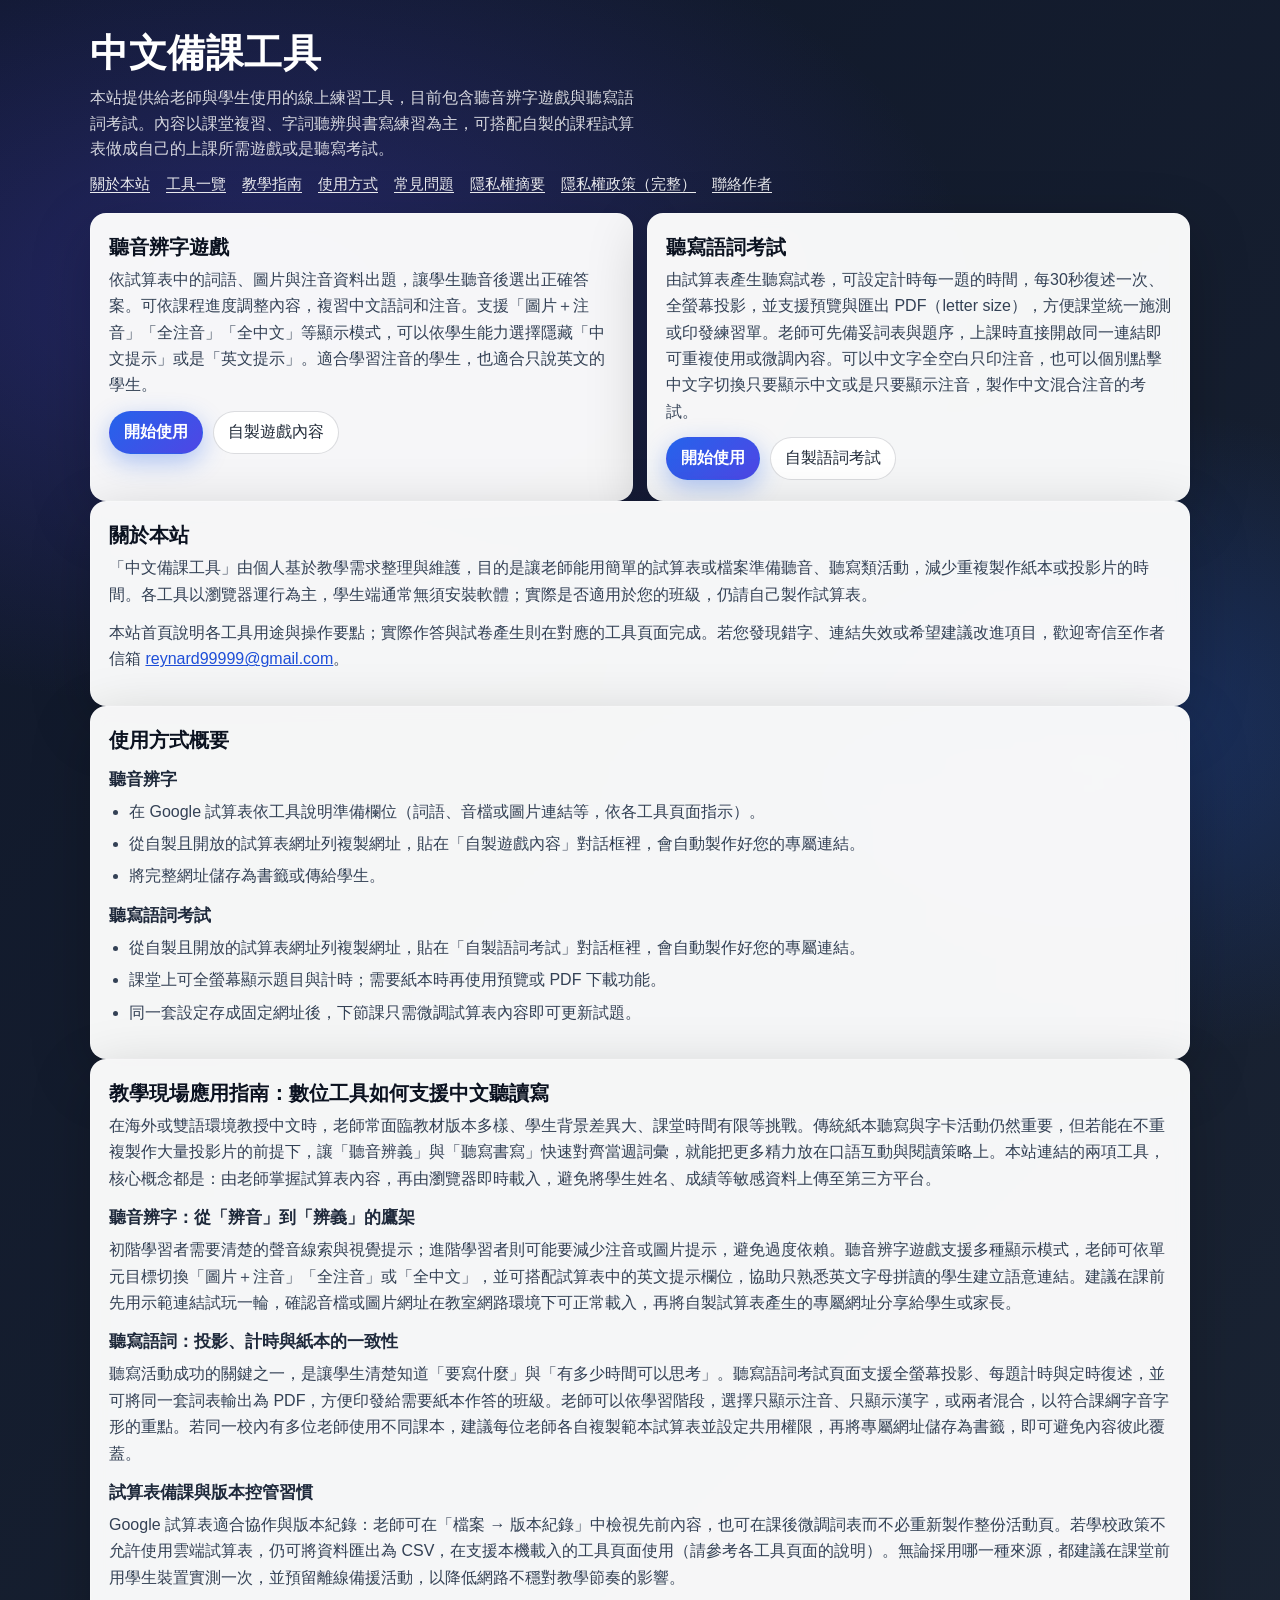
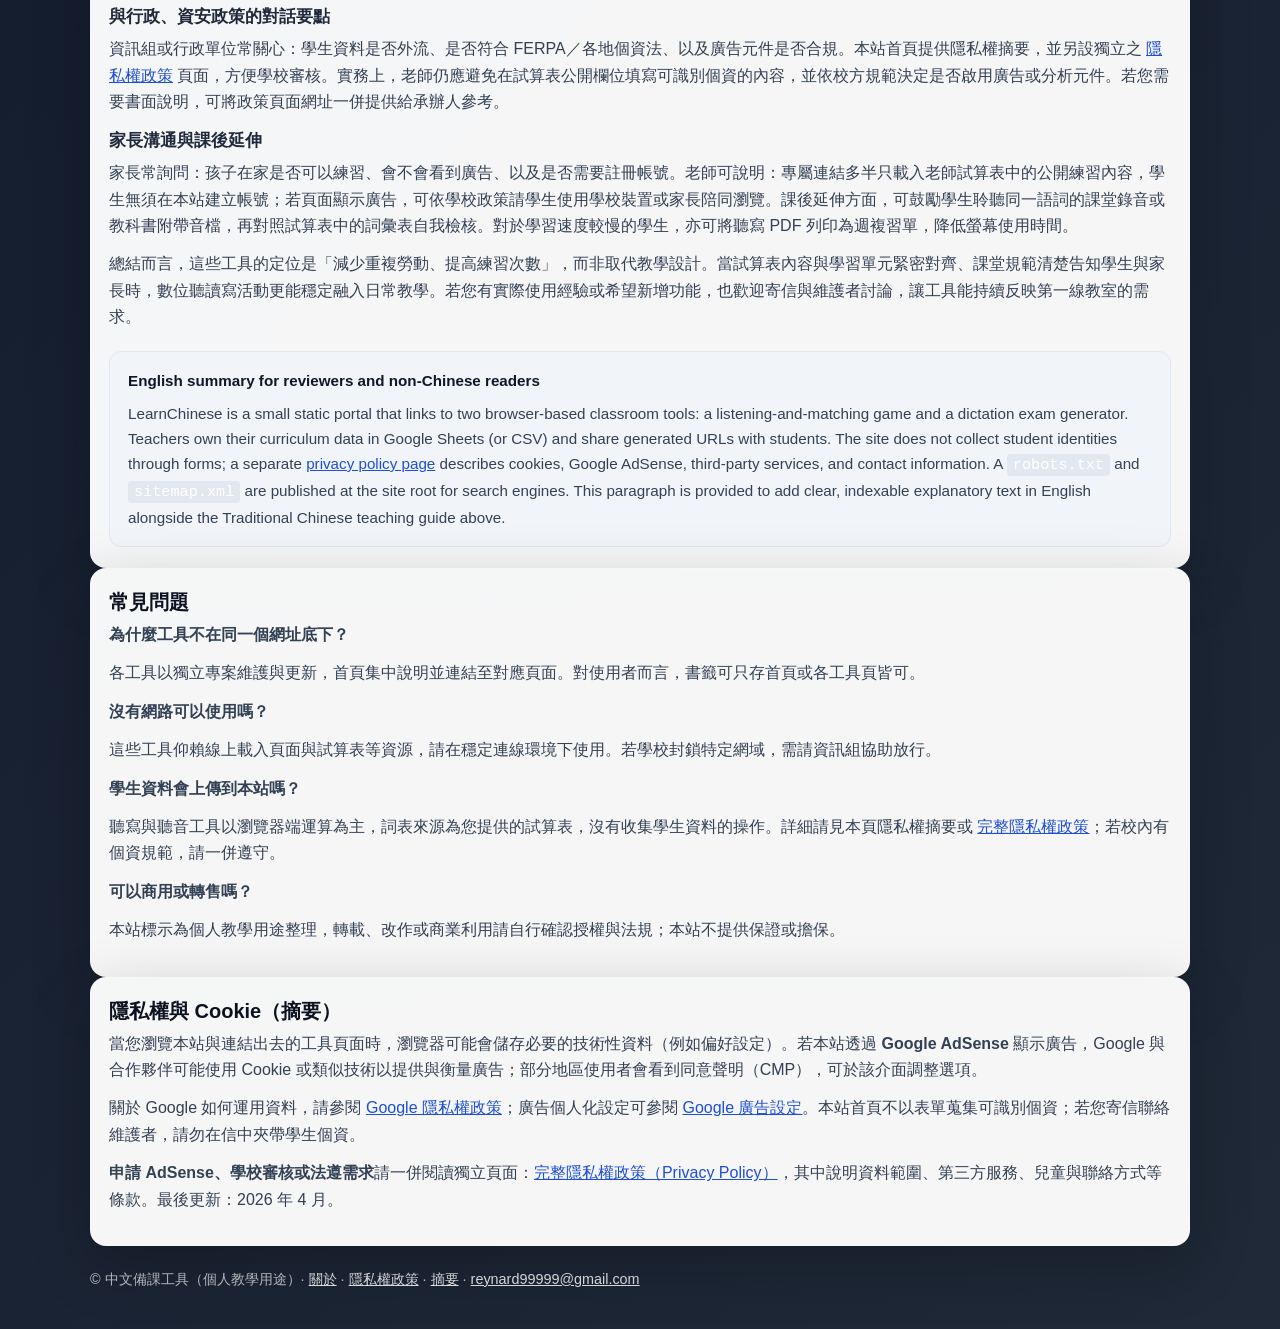
<file: index.html>
<!doctype html>
<html lang="zh-TW">
<head>
  <meta charset="UTF-8" />
  <meta name="viewport" content="width=device-width,initial-scale=1" />
  <title>中文備課工具</title>
  <meta name="description" content="提供聽音辨字、聽寫語詞考試等中文教學用線上工具，支援試算表與 CSV，適合課堂與自學練習。" />
  <meta name="robots" content="index, follow" />
  <link rel="canonical" href="https://jojochuang.github.io/LearnChinese/" />
  <link rel="sitemap" type="application/xml" title="Sitemap" href="https://jojochuang.github.io/LearnChinese/sitemap.xml" />
  <link rel="icon" href="data:image/svg+xml,<svg xmlns='http://www.w3.org/2000/svg' viewBox='0 0 32 32'><text y='24' font-size='24'>字</text></svg>">
  <!-- 若使用 Google AdSense：請將官方提供的程式碼貼在這一行下方（</head> 之前） -->
  <style>
    :root{
      --bg1:#0f172a; --bg2:#1f2937;
      --card:#ffffff; --muted:#6b7280;
      --brand:#2563eb; --brand2:#4f46e5;
    }
    *{box-sizing:border-box}
    body{
      margin:0;
      font-family:-apple-system,BlinkMacSystemFont,"Segoe UI","Microsoft JhengHei","微軟正黑體",Arial,sans-serif;
      color:#0b1220;
      background: radial-gradient(1200px 700px at 20% 10%, rgba(79,70,229,.32), transparent 60%),
                  radial-gradient(900px 600px at 85% 25%, rgba(37,99,235,.28), transparent 55%),
                  linear-gradient(135deg,var(--bg1),var(--bg2));
      min-height:100vh;
      padding:28px 16px 40px;
    }
    .wrap{max-width:1100px;margin:0 auto}
    header{
      color:#fff;
      display:flex;
      align-items:flex-end;
      justify-content:space-between;
      gap:16px;
      margin-bottom:18px;
      flex-wrap:wrap;
    }
    h1{margin:0;font-size:clamp(1.6rem,4.8vw,2.4rem);letter-spacing:.5px}
    .subtitle{margin:6px 0 0;color:rgba(255,255,255,.82);max-width:62ch;line-height:1.6}
    .site-nav{
      display:flex;flex-wrap:wrap;gap:10px 16px;
      margin-top:12px;
    }
    .site-nav a{
      color:rgba(255,255,255,.92);
      font-size:.95rem;
      text-decoration:underline;
      text-underline-offset:3px;
    }
    .site-nav a:hover{color:#fff}
    .grid{display:grid;grid-template-columns:repeat(12,1fr);gap:14px;margin-top:18px}
    .card{
      grid-column:span 12;
      background:rgba(255,255,255,.96);
      border:1px solid rgba(255,255,255,.22);
      border-radius:16px;
      box-shadow:0 18px 60px rgba(0,0,0,.22);
      padding:18px 16px;
      backdrop-filter: blur(8px);
    }
    @media (min-width:880px){
      .card{grid-column:span 6;padding:20px 18px}
    }
    .card.wide{grid-column:span 12}
    .card h2{margin:0 0 6px;font-size:1.25rem}
    .card h3{margin:14px 0 8px;font-size:1.05rem;color:#1e293b}
    .card p{margin:0 0 12px;color:#334155;line-height:1.65}
    .card ul{margin:0 0 12px;padding-left:1.25rem;color:#334155;line-height:1.65}
    .card li{margin-bottom:6px}
    .btnRow{display:flex;gap:10px;flex-wrap:wrap;align-items:center}
    a.btn,button.btn{
      display:inline-flex;
      align-items:center;
      justify-content:center;
      gap:8px;
      padding:10px 14px;
      border-radius:999px;
      text-decoration:none;
      font-weight:700;
      border:1px solid rgba(37,99,235,.25);
      background:linear-gradient(135deg,var(--brand),var(--brand2));
      color:#fff;
      box-shadow:0 8px 24px rgba(37,99,235,.35);
    }
    a.btn.secondary,button.btn.secondary{
      background:#fff;
      color:#1f2937;
      border:1px solid rgba(31,41,55,.16);
      box-shadow:none;
      font-weight:650;
    }
    code{background:rgba(255,255,255,.12);color:#fff;padding:2px 6px;border-radius:8px}
    .footer{margin-top:22px;color:rgba(255,255,255,.72);font-size:.9rem;line-height:1.6}
    .footer a{color:rgba(255,255,255,.88)}
    .faq-q{font-weight:700;color:#1e293b;margin-top:12px}
    .faq-a{margin:4px 0 0;color:#334155;line-height:1.65}
    .card a:not(.btn):not(.secondary){color:#1d4ed8}
    .card a:not(.btn):not(.secondary):hover{text-decoration:underline}
    /* 與聽音辨字／聽寫工具頁相同的自製試算表對話框 */
    .custom-sheet-dialog{
      position:fixed;inset:0;z-index:2000;display:flex;align-items:center;justify-content:center;
      padding:16px;box-sizing:border-box;
    }
    .custom-sheet-dialog.hidden{display:none}
    .custom-sheet-dialog-backdrop{position:absolute;inset:0;background:rgba(0,0,0,.45)}
    .custom-sheet-dialog-panel{
      position:relative;width:100%;max-width:420px;max-height:min(90vh,640px);overflow-y:auto;
      background:#fff;border-radius:16px;box-shadow:0 16px 48px rgba(0,0,0,.25);
      -webkit-overflow-scrolling:touch;
    }
    .custom-sheet-dialog-header{
      display:flex;align-items:center;justify-content:space-between;gap:12px;
      padding:14px 16px;border-bottom:1px solid #e0e0e0;
    }
    .custom-sheet-dialog-header h3{margin:0;font-size:1.15em;color:#333}
    .custom-sheet-dialog-close{
      border:none;background:#eee;width:36px;height:36px;border-radius:50%;
      font-size:1.4em;line-height:1;cursor:pointer;color:#555;
    }
    .custom-sheet-dialog-close:hover{background:#ddd}
    .custom-sheet-dialog-body{padding:16px;font-size:.9em;color:#444;line-height:1.55}
    .custom-sheet-dialog-body p{margin:0 0 10px}
    .custom-sheet-dialog-body ol{margin:0 0 14px 1.2rem;padding:0}
    .custom-sheet-dialog-body li{margin-bottom:8px}
    .custom-sheet-dialog-body a{color:#1565c0;word-break:break-all}
    .custom-sheet-dialog-body code{background:#e5e7eb;color:#1f2937;padding:2px 6px;border-radius:6px}
    .custom-sheet-dialog-body textarea{
      width:100%;min-height:76px;margin:8px 0 12px;padding:10px 12px;font-size:.95em;
      border:2px solid #90caf9;border-radius:12px;box-sizing:border-box;font-family:inherit;resize:vertical;
    }
    .custom-sheet-dialog-lesson{display:flex;flex-direction:column;gap:6px;margin-bottom:10px}
    .custom-sheet-dialog-lesson input,.custom-sheet-dialog-lesson select{
      max-width:100%;padding:8px 12px;font-size:1em;border:2px solid #a5d6a7;border-radius:12px;
      box-sizing:border-box;
    }
    .custom-sheet-dialog-lesson input{max-width:100px}
    .custom-sheet-dialog-hint{font-size:.85em;color:#666;margin-bottom:12px}
    .custom-sheet-dialog-actions{display:flex;flex-wrap:wrap;gap:8px;margin-top:12px}
    .custom-sheet-result-box{
      margin-top:14px;padding-top:14px;border-top:1px dashed #bdbdbd;display:none;
    }
    .custom-sheet-result-box.show{display:block}
    .custom-sheet-result-box label{display:block;font-size:.88em;color:#555;margin-bottom:6px}
    .custom-sheet-result-url{
      width:100%;padding:10px 12px;font-size:.75em;border:2px solid #81c784;border-radius:10px;
      background:#f1f8e9;color:#1b5e20;box-sizing:border-box;word-break:break-all;
    }
    .dlg-btn{
      display:inline-flex;align-items:center;justify-content:center;gap:8px;
      padding:10px 14px;border-radius:999px;border:none;font-weight:700;cursor:pointer;font-size:.95em;font-family:inherit;
    }
    .dlg-btn-primary{
      background:linear-gradient(135deg,var(--brand),var(--brand2));color:#fff;
      box-shadow:0 8px 24px rgba(37,99,235,.35);
    }
    .dlg-btn-secondary{
      background:#fff;color:#1f2937;border:1px solid rgba(31,41,55,.16);font-weight:650;
    }
    .custom-sheet-dialog-body .dlg-msg-error{display:none;margin-top:10px;text-align:left;color:#b91c1c;font-size:.9em}
    .btnRow button.btn{
      cursor:pointer;font:inherit;font-size:inherit;text-decoration:none;
    }
  </style>
</head>
<body>
  <div class="wrap">
    <header>
      <div>
        <h1>中文備課工具</h1>
        <div class="subtitle">
          本站提供給老師與學生使用的線上練習工具，目前包含聽音辨字遊戲與聽寫語詞考試。內容以課堂複習、字詞聽辨與書寫練習為主，可搭配自製的課程試算表做成自己的上課所需遊戲或是聽寫考試。
        </div>
        <nav class="site-nav" aria-label="頁面導覽">
          <a href="#about">關於本站</a>
          <a href="#tools">工具一覽</a>
          <a href="#guide">教學指南</a>
          <a href="#how">使用方式</a>
          <a href="#faq">常見問題</a>
          <a href="#privacy">隱私權摘要</a>
          <a href="privacy.html">隱私權政策（完整）</a>
          <a href="mailto:reynard99999@gmail.com">聯絡作者</a>
        </nav>
      </div>
    </header>

    <div class="grid" id="tools">
      <section class="card">
        <h2>聽音辨字遊戲</h2>
        <p>
          依試算表中的詞語、圖片與注音資料出題，讓學生聽音後選出正確答案。可依課程進度調整內容，複習中文語詞和注音。支援「圖片＋注音」「全注音」「全中文」等顯示模式，可以依學生能力選擇隱藏「中文提示」或是「英文提示」。適合學習注音的學生，也適合只說英文的學生。
        </p>
        <div class="btnRow">
          <a class="btn" href="https://jojochuang.github.io/listening_game/index.html">開始使用</a>
          <button type="button" class="btn secondary" id="btnOpenLcListeningDialog">自製遊戲內容</button>
        </div>
      </section>

      <section class="card">
        <h2>聽寫語詞考試</h2>
        <p>
          由試算表產生聽寫試卷，可設定計時每一題的時間，每30秒復述一次、全螢幕投影，並支援預覽與匯出 PDF（letter size），方便課堂統一施測或印發練習單。老師可先備妥詞表與題序，上課時直接開啟同一連結即可重複使用或微調內容。可以中文字全空白只印注音，也可以個別點擊中文字切換只要顯示中文或是只要顯示注音，製作中文混合注音的考試。
        </p>
        <div class="btnRow">
          <a class="btn" href="https://jojochuang.github.io/dictation_exam/index.html">開始使用</a>
          <button type="button" class="btn secondary" id="btnOpenLcDictationDialog">自製語詞考試</button>
        </div>
      </section>
    </div>

    <section class="card wide" id="about">
      <h2>關於本站</h2>
      <p>
        「中文備課工具」由個人基於教學需求整理與維護，目的是讓老師能用簡單的試算表或檔案準備聽音、聽寫類活動，減少重複製作紙本或投影片的時間。各工具以瀏覽器運行為主，學生端通常無須安裝軟體；實際是否適用於您的班級，仍請自己製作試算表。
      </p>
      <p>
        本站首頁說明各工具用途與操作要點；實際作答與試卷產生則在對應的工具頁面完成。若您發現錯字、連結失效或希望建議改進項目，歡迎寄信至作者信箱 <a href="mailto:reynard99999@gmail.com">reynard99999@gmail.com</a>。
      </p>
    </section>

    <section class="card wide" id="how">
      <h2>使用方式概要</h2>
      <h3>聽音辨字</h3>
      <ul>
        <li>在 Google 試算表依工具說明準備欄位（詞語、音檔或圖片連結等，依各工具頁面指示）。</li>
        <li>從自製且開放的試算表網址列複製網址，貼在「自製遊戲內容」對話框裡，會自動製作好您的專屬連結。</li>
        <li>將完整網址儲存為書籤或傳給學生。</li>
      </ul>
      <h3>聽寫語詞考試</h3>
      <ul>
        <li>從自製且開放的試算表網址列複製網址，貼在「自製語詞考試」對話框裡，會自動製作好您的專屬連結。</li>
        <li>課堂上可全螢幕顯示題目與計時；需要紙本時再使用預覽或 PDF 下載功能。</li>
        <li>同一套設定存成固定網址後，下節課只需微調試算表內容即可更新試題。</li>
      </ul>
    </section>

    <section class="card wide" id="guide">
      <h2>教學現場應用指南：數位工具如何支援中文聽讀寫</h2>
      <p>
        在海外或雙語環境教授中文時，老師常面臨教材版本多樣、學生背景差異大、課堂時間有限等挑戰。傳統紙本聽寫與字卡活動仍然重要，但若能在不重複製作大量投影片的前提下，讓「聽音辨義」與「聽寫書寫」快速對齊當週詞彙，就能把更多精力放在口語互動與閱讀策略上。本站連結的兩項工具，核心概念都是：由老師掌握試算表內容，再由瀏覽器即時載入，避免將學生姓名、成績等敏感資料上傳至第三方平台。
      </p>
      <h3>聽音辨字：從「辨音」到「辨義」的鷹架</h3>
      <p>
        初階學習者需要清楚的聲音線索與視覺提示；進階學習者則可能要減少注音或圖片提示，避免過度依賴。聽音辨字遊戲支援多種顯示模式，老師可依單元目標切換「圖片＋注音」「全注音」或「全中文」，並可搭配試算表中的英文提示欄位，協助只熟悉英文字母拼讀的學生建立語意連結。建議在課前先用示範連結試玩一輪，確認音檔或圖片網址在教室網路環境下可正常載入，再將自製試算表產生的專屬網址分享給學生或家長。
      </p>
      <h3>聽寫語詞：投影、計時與紙本的一致性</h3>
      <p>
        聽寫活動成功的關鍵之一，是讓學生清楚知道「要寫什麼」與「有多少時間可以思考」。聽寫語詞考試頁面支援全螢幕投影、每題計時與定時復述，並可將同一套詞表輸出為 PDF，方便印發給需要紙本作答的班級。老師可以依學習階段，選擇只顯示注音、只顯示漢字，或兩者混合，以符合課綱字音字形的重點。若同一校內有多位老師使用不同課本，建議每位老師各自複製範本試算表並設定共用權限，再將專屬網址儲存為書籤，即可避免內容彼此覆蓋。
      </p>
      <h3>試算表備課與版本控管習慣</h3>
      <p>
        Google 試算表適合協作與版本紀錄：老師可在「檔案 → 版本紀錄」中檢視先前內容，也可在課後微調詞表而不必重新製作整份活動頁。若學校政策不允許使用雲端試算表，仍可將資料匯出為 CSV，在支援本機載入的工具頁面使用（請參考各工具頁面的說明）。無論採用哪一種來源，都建議在課堂前用學生裝置實測一次，並預留離線備援活動，以降低網路不穩對教學節奏的影響。
      </p>
      <h3>與行政、資安政策的對話要點</h3>
      <p>
        資訊組或行政單位常關心：學生資料是否外流、是否符合 FERPA／各地個資法、以及廣告元件是否合規。本站首頁提供隱私權摘要，並另設獨立之 <a href="privacy.html">隱私權政策</a> 頁面，方便學校審核。實務上，老師仍應避免在試算表公開欄位填寫可識別個資的內容，並依校方規範決定是否啟用廣告或分析元件。若您需要書面說明，可將政策頁面網址一併提供給承辦人參考。
      </p>
      <h3>家長溝通與課後延伸</h3>
      <p>
        家長常詢問：孩子在家是否可以練習、會不會看到廣告、以及是否需要註冊帳號。老師可說明：專屬連結多半只載入老師試算表中的公開練習內容，學生無須在本站建立帳號；若頁面顯示廣告，可依學校政策請學生使用學校裝置或家長陪同瀏覽。課後延伸方面，可鼓勵學生聆聽同一語詞的課堂錄音或教科書附帶音檔，再對照試算表中的詞彙表自我檢核。對於學習速度較慢的學生，亦可將聽寫 PDF 列印為週複習單，降低螢幕使用時間。
      </p>
      <p>
        總結而言，這些工具的定位是「減少重複勞動、提高練習次數」，而非取代教學設計。當試算表內容與學習單元緊密對齊、課堂規範清楚告知學生與家長時，數位聽讀寫活動更能穩定融入日常教學。若您有實際使用經驗或希望新增功能，也歡迎寄信與維護者討論，讓工具能持續反映第一線教室的需求。
      </p>
      <aside lang="en" style="margin-top:20px;padding:16px 18px;background:#f1f5f9;border-radius:12px;border:1px solid #e2e8f0;font-size:.95rem;line-height:1.65;color:#334155">
        <strong style="display:block;margin-bottom:8px;color:#0f172a">English summary for reviewers and non-Chinese readers</strong>
        LearnChinese is a small static portal that links to two browser-based classroom tools: a listening-and-matching game and a dictation exam generator. Teachers own their curriculum data in Google Sheets (or CSV) and share generated URLs with students. The site does not collect student identities through forms; a separate <a href="privacy.html">privacy policy page</a> describes cookies, Google AdSense, third-party services, and contact information. A <code style="background:#e2e8f0;padding:2px 6px;border-radius:4px">robots.txt</code> and <code style="background:#e2e8f0;padding:2px 6px;border-radius:4px">sitemap.xml</code> are published at the site root for search engines. This paragraph is provided to add clear, indexable explanatory text in English alongside the Traditional Chinese teaching guide above.
      </aside>
    </section>

    <section class="card wide" id="faq">
      <h2>常見問題</h2>
      <p class="faq-q">為什麼工具不在同一個網址底下？</p>
      <p class="faq-a">各工具以獨立專案維護與更新，首頁集中說明並連結至對應頁面。對使用者而言，書籤可只存首頁或各工具頁皆可。</p>
      <p class="faq-q">沒有網路可以使用嗎？</p>
      <p class="faq-a">這些工具仰賴線上載入頁面與試算表等資源，請在穩定連線環境下使用。若學校封鎖特定網域，需請資訊組協助放行。</p>
      <p class="faq-q">學生資料會上傳到本站嗎？</p>
      <p class="faq-a">聽寫與聽音工具以瀏覽器端運算為主，詞表來源為您提供的試算表，沒有收集學生資料的操作。詳細請見本頁隱私權摘要或 <a href="privacy.html">完整隱私權政策</a>；若校內有個資規範，請一併遵守。</p>
      <p class="faq-q">可以商用或轉售嗎？</p>
      <p class="faq-a">本站標示為個人教學用途整理，轉載、改作或商業利用請自行確認授權與法規；本站不提供保證或擔保。</p>
    </section>

    <section class="card wide" id="privacy">
      <h2>隱私權與 Cookie（摘要）</h2>
      <p>
        當您瀏覽本站與連結出去的工具頁面時，瀏覽器可能會儲存必要的技術性資料（例如偏好設定）。若本站透過 <strong>Google AdSense</strong> 顯示廣告，Google 與合作夥伴可能使用 Cookie 或類似技術以提供與衡量廣告；部分地區使用者會看到同意聲明（CMP），可於該介面調整選項。
      </p>
      <p>
        關於 Google 如何運用資料，請參閱 <a href="https://policies.google.com/privacy" rel="noopener noreferrer" target="_blank">Google 隱私權政策</a>；廣告個人化設定可參閱 <a href="https://adssettings.google.com/" rel="noopener noreferrer" target="_blank">Google 廣告設定</a>。本站首頁不以表單蒐集可識別個資；若您寄信聯絡維護者，請勿在信中夾帶學生個資。
      </p>
      <p>
        <strong>申請 AdSense、學校審核或法遵需求</strong>請一併閱讀獨立頁面：<a href="privacy.html">完整隱私權政策（Privacy Policy）</a>，其中說明資料範圍、第三方服務、兒童與聯絡方式等條款。最後更新：2026 年 4 月。
      </p>
    </section>

    <div class="footer">
      © 中文備課工具（個人教學用途）· <a href="#about">關於</a> · <a href="privacy.html">隱私權政策</a> · <a href="#privacy">摘要</a>
      · <a href="mailto:reynard99999@gmail.com">reynard99999@gmail.com</a>
    </div>
  </div>

  <div id="lcListeningDialog" class="custom-sheet-dialog hidden" role="dialog" aria-modal="true" aria-labelledby="lcListeningDialogTitle">
    <div class="custom-sheet-dialog-backdrop" id="lcListeningDialogBackdrop"></div>
    <div class="custom-sheet-dialog-panel">
      <div class="custom-sheet-dialog-header">
        <h3 id="lcListeningDialogTitle">自製遊戲內容</h3>
        <button type="button" class="custom-sheet-dialog-close" id="lcListeningDialogClose" aria-label="關閉">×</button>
      </div>
      <div class="custom-sheet-dialog-body">
        <p><strong>聽音辨字的試算表範本</strong>（請先開啟後建立副本再編輯）：</p>
        <p><a href="https://docs.google.com/spreadsheets/d/1Lx1GF2YiNLHscirg-l8nfqkUKDiKEUiBoTNqLHmWBeY/edit?gid=497677583#gid=497677583" target="_blank" rel="noopener noreferrer">開啟 Google 試算表範本</a></p>
        <ol>
          <li>在範本中按「檔案 → 建立副本」，複製到自己的雲端硬碟。</li>
          <li>依試算表內說明，在指定欄位填入語詞、圖片網址、英文翻譯等。</li>
          <li>按「共用」，將一般存取權設為<strong>知道連結的任何人可檢視</strong>。</li>
          <li>複製瀏覽器網址列的完整網址，貼在下方，按「生成專屬遊戲網址」。</li>
        </ol>
        <label for="lcListeningPasteUrl"><strong>貼上你的試算表網址</strong></label>
        <textarea id="lcListeningPasteUrl" placeholder="https://docs.google.com/spreadsheets/d/…" autocomplete="off" spellcheck="false"></textarea>
        <div class="custom-sheet-dialog-lesson">
          <label for="lcListeningLessonInput">從第幾課開始</label>
          <input type="number" id="lcListeningLessonInput" min="1" value="1" />
        </div>
        <div class="custom-sheet-dialog-lesson">
          <label for="lcListeningModeSelect">顯示模式</label>
          <select id="lcListeningModeSelect">
            <option value="easy">圖片＋注音</option>
            <option value="hard">全注音</option>
            <option value="chinese">全中文</option>
          </select>
        </div>
        <p class="custom-sheet-dialog-hint">若網址中沒有 gid，會使用第一個工作表。產生的連結會開啟線上的聽音辨字遊戲頁。</p>
        <div class="custom-sheet-dialog-actions">
          <button type="button" class="dlg-btn dlg-btn-primary" id="lcListeningGenBtn">生成專屬遊戲網址</button>
        </div>
        <div id="lcListeningGenErr" class="dlg-msg-error"></div>
        <div id="lcListeningResultBox" class="custom-sheet-result-box">
          <label for="lcListeningResultUrl">專屬遊戲網址</label>
          <input type="text" id="lcListeningResultUrl" class="custom-sheet-result-url" readonly />
          <div class="custom-sheet-dialog-actions" style="margin-top:10px">
            <button type="button" class="dlg-btn dlg-btn-secondary" id="lcListeningCopyBtn">Copy 網址</button>
            <button type="button" class="dlg-btn dlg-btn-primary" id="lcListeningOpenBtn">開啟遊戲</button>
          </div>
        </div>
      </div>
    </div>
  </div>

  <div id="lcDictationDialog" class="custom-sheet-dialog hidden" role="dialog" aria-modal="true" aria-labelledby="lcDictationDialogTitle">
    <div class="custom-sheet-dialog-backdrop" id="lcDictationDialogBackdrop"></div>
    <div class="custom-sheet-dialog-panel">
      <div class="custom-sheet-dialog-header">
        <h3 id="lcDictationDialogTitle">自製語詞考試</h3>
        <button type="button" class="custom-sheet-dialog-close" id="lcDictationDialogClose" aria-label="關閉">×</button>
      </div>
      <div class="custom-sheet-dialog-body">
        <p><strong>聽寫語詞考試試算表範本</strong>（請先開啟後建立副本再編輯）：</p>
        <p><a href="https://docs.google.com/spreadsheets/d/14YHdAeAybdRmGX7VydaEpI_FMx6wvDPJB4bSq0U9tck/edit?gid=1273402351#gid=1273402351" target="_blank" rel="noopener noreferrer">開啟 Google 試算表範本</a></p>
        <ol>
          <li>在範本中按「檔案 → 建立副本」，複製到自己的雲端硬碟。</li>
          <li>依試算表內說明編輯：第一列 A 欄須為「目錄」，B～K 欄為第 1～10 題；每格可貼上整段語詞（最多四個中文字）。</li>
          <li>按「共用」，將一般存取權設為<strong>知道連結的任何人可檢視</strong>。</li>
          <li>複製瀏覽器網址列的完整網址（請保留 <code>gid=…</code> 以指定工作表分頁），貼在下方，按「生成專屬考試網址」。</li>
        </ol>
        <label for="lcDictationPasteUrl"><strong>貼上你的試算表網址</strong></label>
        <textarea id="lcDictationPasteUrl" placeholder="https://docs.google.com/spreadsheets/d/…" autocomplete="off" spellcheck="false"></textarea>
        <p class="custom-sheet-dialog-hint">若網址中沒有 gid，會匯出試算表的第一個工作表。產生的連結會開啟線上的聽寫語詞考試頁。</p>
        <div class="custom-sheet-dialog-actions">
          <button type="button" class="dlg-btn dlg-btn-primary" id="lcDictationGenBtn">生成專屬考試網址</button>
        </div>
        <div id="lcDictationGenErr" class="dlg-msg-error"></div>
        <div id="lcDictationResultBox" class="custom-sheet-result-box">
          <label for="lcDictationResultUrl">專屬考試網址</label>
          <input type="text" id="lcDictationResultUrl" class="custom-sheet-result-url" readonly />
          <div class="custom-sheet-dialog-actions" style="margin-top:10px">
            <button type="button" class="dlg-btn dlg-btn-secondary" id="lcDictationCopyBtn">Copy 網址</button>
            <button type="button" class="dlg-btn dlg-btn-primary" id="lcDictationOpenBtn">開啟考試</button>
          </div>
        </div>
      </div>
    </div>
  </div>

  <script>
    (function () {
      var LISTEN_BASE = 'https://jojochuang.github.io/listening_game/index.html';
      var DICT_BASE = 'https://jojochuang.github.io/dictation_exam/index.html';

      function extractGidFromUrl(url) {
        if (!url || typeof url !== 'string') return '';
        var m = url.match(/[?&#]gid=(\d+)/i);
        return m ? m[1] : '';
      }
      function extractSheetIdFromPaste(text) {
        var t = (text || '').trim();
        var m = t.match(/\/spreadsheets\/d\/([a-zA-Z0-9-_]+)/i);
        return m ? m[1] : '';
      }
      function buildListeningToolUrl(sheetIdVal, gidVal, lessonNum, modeVal) {
        var u = new URL(LISTEN_BASE);
        u.searchParams.set('sheet_id', sheetIdVal);
        u.searchParams.set('gid', gidVal || '0');
        u.searchParams.set('lesson', String(lessonNum));
        u.searchParams.set('mode', modeVal || 'easy');
        return u.toString();
      }
      function buildDictationToolUrl(sheetIdVal, gidVal) {
        var u = new URL(DICT_BASE);
        u.searchParams.set('sheet_id', sheetIdVal);
        u.searchParams.set('gid', gidVal || '0');
        return u.toString();
      }

      function initDialog(opts) {
        var dialog = document.getElementById(opts.dialogId);
        var openBtn = document.getElementById(opts.openBtnId);
        var closeBtn = document.getElementById(opts.closeBtnId);
        var backdrop = document.getElementById(opts.backdropId);
        var pasteEl = document.getElementById(opts.pasteId);
        var genBtn = document.getElementById(opts.genBtnId);
        var errEl = document.getElementById(opts.errId);
        var resultBox = document.getElementById(opts.resultBoxId);
        var resultUrlEl = document.getElementById(opts.resultUrlId);
        var copyBtn = document.getElementById(opts.copyBtnId);
        var openToolBtn = document.getElementById(opts.openToolBtnId);
        if (!dialog || !openBtn) return;

        function showDialog(show) {
          if (show) {
            dialog.classList.remove('hidden');
            document.body.style.overflow = 'hidden';
            if (pasteEl) pasteEl.focus();
          } else {
            dialog.classList.add('hidden');
            document.body.style.overflow = '';
          }
        }
        function hideErr() {
          if (errEl) {
            errEl.style.display = 'none';
            errEl.textContent = '';
          }
        }
        function showErr(msg) {
          if (errEl) {
            errEl.style.display = 'block';
            errEl.textContent = msg;
          }
          if (resultBox) resultBox.classList.remove('show');
        }

        openBtn.addEventListener('click', function () {
          hideErr();
          if (resultBox) resultBox.classList.remove('show');
          showDialog(true);
        });
        if (closeBtn) closeBtn.addEventListener('click', function () { showDialog(false); });
        if (backdrop) backdrop.addEventListener('click', function () { showDialog(false); });
        document.addEventListener('keydown', function (e) {
          if (e.key === 'Escape' && dialog && !dialog.classList.contains('hidden')) {
            showDialog(false);
          }
        });

        if (genBtn) {
          genBtn.addEventListener('click', function () {
            hideErr();
            var raw = (pasteEl && pasteEl.value ? pasteEl.value : '').trim();
            if (!raw) {
              showErr('請貼上試算表網址。');
              return;
            }
            var sid = extractSheetIdFromPaste(raw);
            if (!sid) {
              showErr('無法辨識試算表。請貼上 Google 試算表連結（網址中需有 /spreadsheets/d/…）。');
              return;
            }
            var gidParsed = extractGidFromUrl(raw) || '0';
            var url = opts.buildUrl(sid, gidParsed);
            if (resultUrlEl) resultUrlEl.value = url;
            if (resultBox) resultBox.classList.add('show');
          });
        }

        function copyText(text, onDone) {
          if (navigator.clipboard && navigator.clipboard.writeText) {
            navigator.clipboard.writeText(text).then(onDone).catch(function () {
              execCopyFallback(text, onDone);
            });
          } else {
            execCopyFallback(text, onDone);
          }
        }
        function execCopyFallback(text, onDone) {
          var ta = document.createElement('textarea');
          ta.value = text;
          ta.setAttribute('readonly', '');
          ta.style.cssText = 'position:fixed;left:-9999px;top:0';
          document.body.appendChild(ta);
          ta.select();
          try { document.execCommand('copy'); } catch (e) {}
          document.body.removeChild(ta);
          if (onDone) onDone();
        }

        if (copyBtn) {
          copyBtn.addEventListener('click', function () {
            var t = (resultUrlEl && resultUrlEl.value ? resultUrlEl.value : '').trim();
            if (!t) return;
            var label = copyBtn.textContent;
            copyText(t, function () {
              copyBtn.textContent = '已複製';
              setTimeout(function () { copyBtn.textContent = label; }, 1500);
            });
          });
        }
        if (openToolBtn) {
          openToolBtn.addEventListener('click', function () {
            var t = (resultUrlEl && resultUrlEl.value ? resultUrlEl.value : '').trim();
            if (!t) return;
            window.location.href = t;
          });
        }
      }

      initDialog({
        dialogId: 'lcListeningDialog',
        openBtnId: 'btnOpenLcListeningDialog',
        closeBtnId: 'lcListeningDialogClose',
        backdropId: 'lcListeningDialogBackdrop',
        pasteId: 'lcListeningPasteUrl',
        genBtnId: 'lcListeningGenBtn',
        errId: 'lcListeningGenErr',
        resultBoxId: 'lcListeningResultBox',
        resultUrlId: 'lcListeningResultUrl',
        copyBtnId: 'lcListeningCopyBtn',
        openToolBtnId: 'lcListeningOpenBtn',
        buildUrl: function (sid, gid) {
          var lessonEl = document.getElementById('lcListeningLessonInput');
          var modeEl = document.getElementById('lcListeningModeSelect');
          var lessonNum = parseInt(lessonEl && lessonEl.value ? lessonEl.value : '1', 10);
          if (isNaN(lessonNum) || lessonNum < 1) lessonNum = 1;
          var modeVal = (modeEl && modeEl.value) ? modeEl.value : 'easy';
          return buildListeningToolUrl(sid, gid, lessonNum, modeVal);
        }
      });

      initDialog({
        dialogId: 'lcDictationDialog',
        openBtnId: 'btnOpenLcDictationDialog',
        closeBtnId: 'lcDictationDialogClose',
        backdropId: 'lcDictationDialogBackdrop',
        pasteId: 'lcDictationPasteUrl',
        genBtnId: 'lcDictationGenBtn',
        errId: 'lcDictationGenErr',
        resultBoxId: 'lcDictationResultBox',
        resultUrlId: 'lcDictationResultUrl',
        copyBtnId: 'lcDictationCopyBtn',
        openToolBtnId: 'lcDictationOpenBtn',
        buildUrl: function (sid, gid) {
          return buildDictationToolUrl(sid, gid);
        }
      });
    })();
  </script>
</body>
</html>
</file>
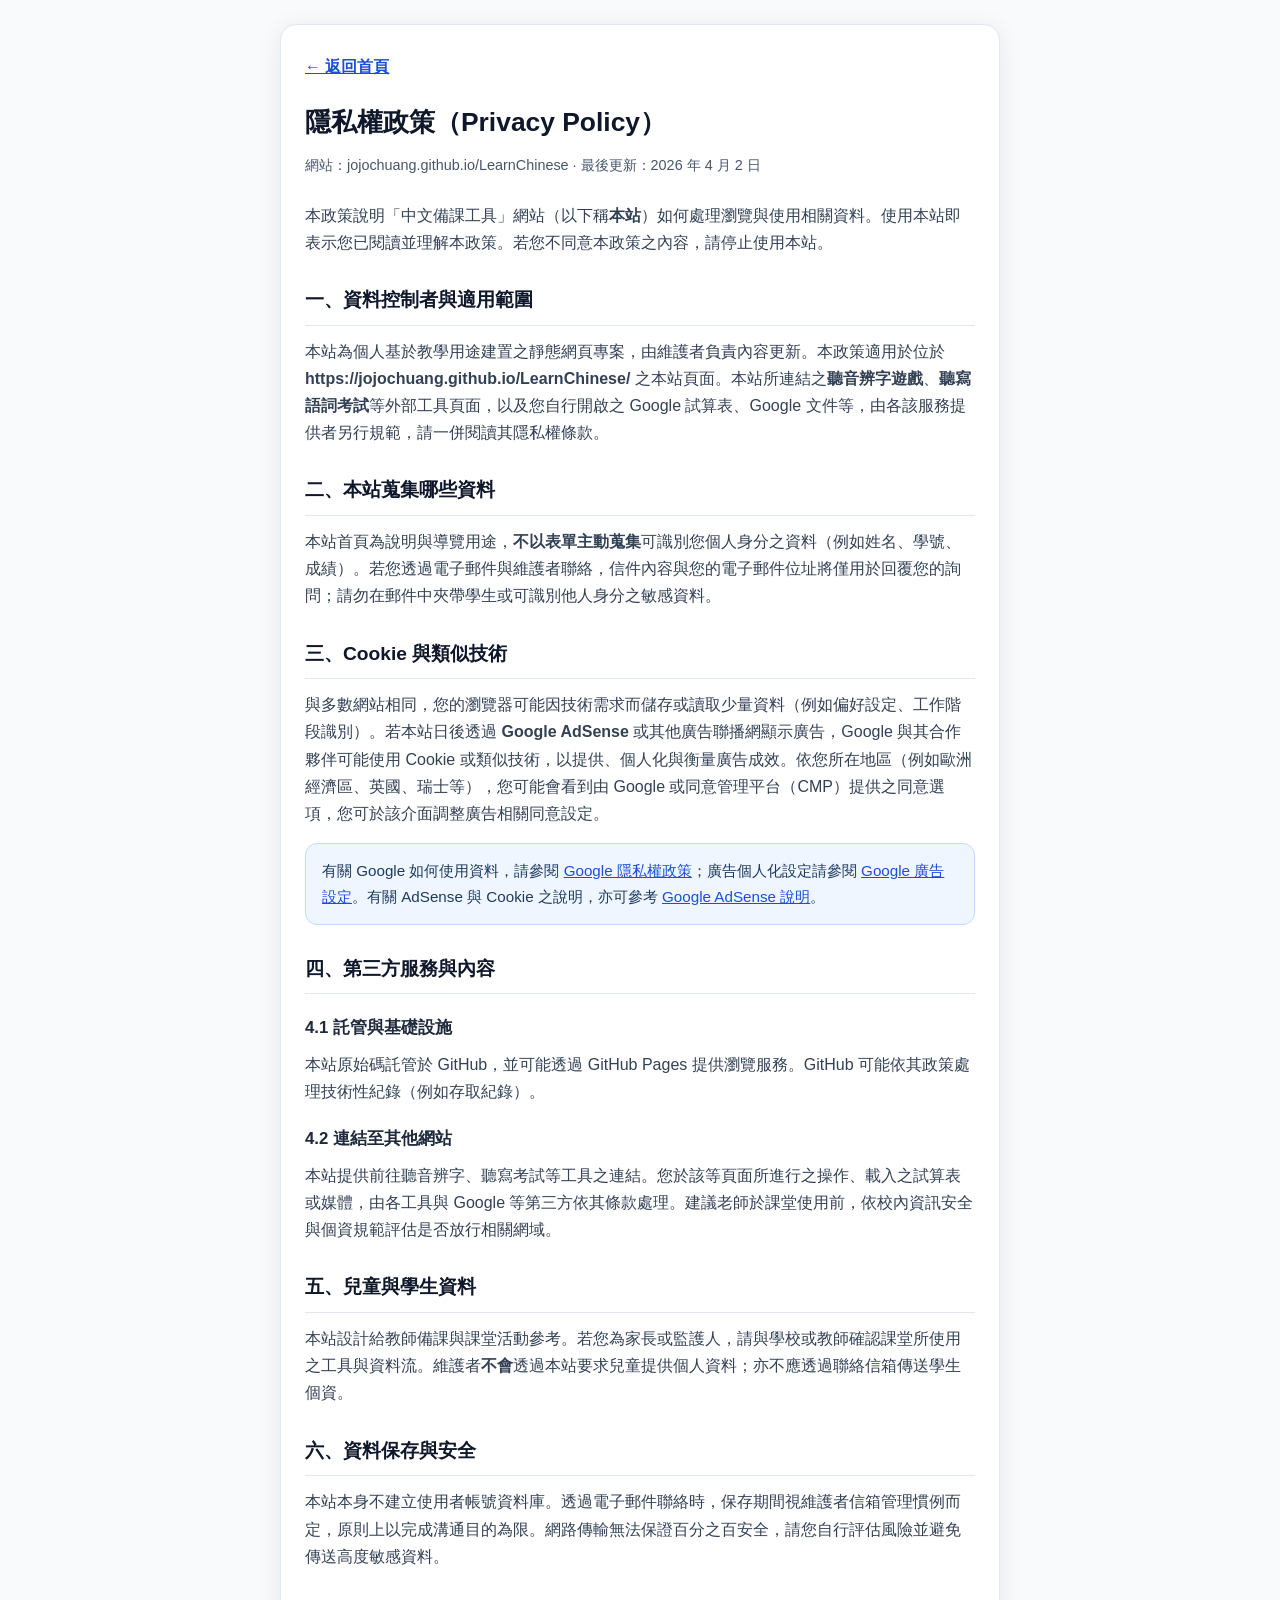
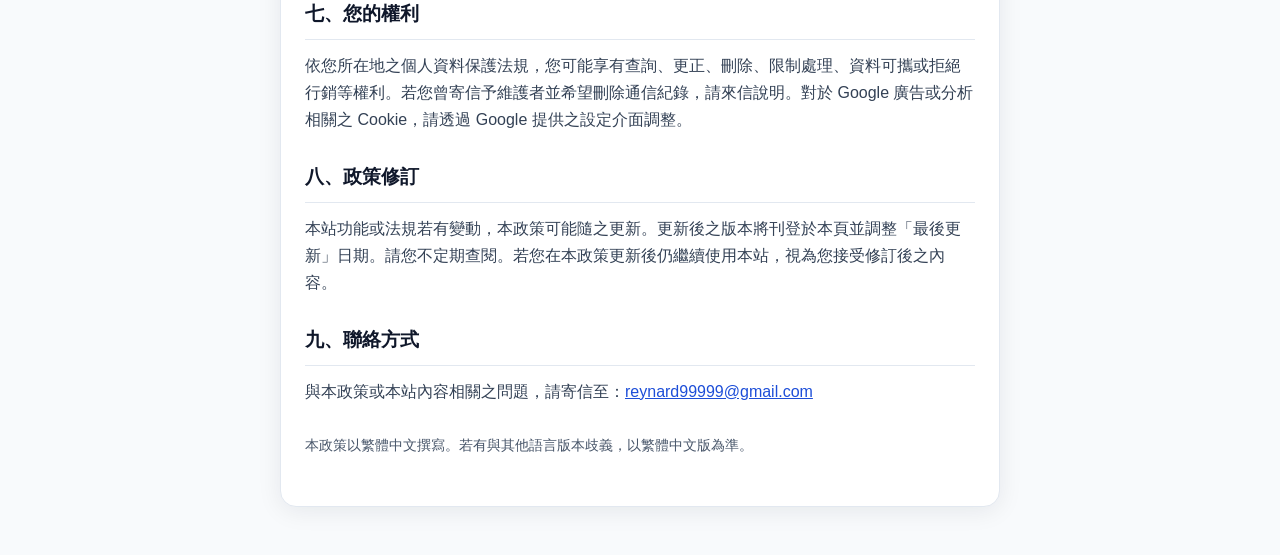
<file: privacy.html>
<!doctype html>
<html lang="zh-TW">
<head>
  <meta charset="UTF-8" />
  <meta name="viewport" content="width=device-width,initial-scale=1" />
  <title>隱私權政策｜中文備課工具</title>
  <meta name="description" content="中文備課工具（LearnChinese）之隱私權與 Cookie 政策：資料蒐集、第三方服務（含 Google AdSense）、使用者權利與聯絡方式。" />
  <meta name="robots" content="index, follow" />
  <link rel="canonical" href="https://jojochuang.github.io/LearnChinese/privacy.html" />
  <link rel="icon" href="data:image/svg+xml,<svg xmlns='http://www.w3.org/2000/svg' viewBox='0 0 32 32'><text y='24' font-size='24'>字</text></svg>">
  <style>
    :root { --text:#0f172a; --muted:#475569; --link:#1d4ed8; --border:#e2e8f0; }
    * { box-sizing: border-box; }
    body {
      margin: 0;
      font-family: -apple-system, BlinkMacSystemFont, "Segoe UI", "Microsoft JhengHei", "微軟正黑體", Arial, sans-serif;
      color: var(--text);
      line-height: 1.7;
      background: #f8fafc;
      padding: 24px 16px 48px;
    }
    .wrap { max-width: 720px; margin: 0 auto; background: #fff; padding: 28px 24px 36px; border-radius: 16px; box-shadow: 0 4px 24px rgba(15,23,42,.08); border: 1px solid var(--border); }
    h1 { margin: 0 0 8px; font-size: 1.65rem; }
    .meta { color: var(--muted); font-size: .9rem; margin-bottom: 24px; }
    h2 { margin: 28px 0 12px; font-size: 1.2rem; border-bottom: 1px solid var(--border); padding-bottom: 8px; }
    h3 { margin: 20px 0 8px; font-size: 1.05rem; color: #1e293b; }
    p, li { color: #334155; margin: 0 0 12px; }
    ul, ol { padding-left: 1.35rem; margin: 0 0 16px; }
    li { margin-bottom: 8px; }
    a { color: var(--link); }
    a:hover { text-decoration: underline; }
    .back { margin-bottom: 20px; }
    .back a { font-weight: 600; }
    .note { background: #eff6ff; border: 1px solid #bfdbfe; border-radius: 12px; padding: 14px 16px; margin: 16px 0; font-size: .95rem; color: #1e3a5f; }
  </style>
</head>
<body>
  <div class="wrap">
    <p class="back"><a href="index.html">← 返回首頁</a></p>
    <h1>隱私權政策（Privacy Policy）</h1>
    <p class="meta">網站：jojochuang.github.io/LearnChinese · 最後更新：2026 年 4 月 2 日</p>

    <p>本政策說明「中文備課工具」網站（以下稱<strong>本站</strong>）如何處理瀏覽與使用相關資料。使用本站即表示您已閱讀並理解本政策。若您不同意本政策之內容，請停止使用本站。</p>

    <h2>一、資料控制者與適用範圍</h2>
    <p>本站為個人基於教學用途建置之靜態網頁專案，由維護者負責內容更新。本政策適用於位於 <strong>https://jojochuang.github.io/LearnChinese/</strong> 之本站頁面。本站所連結之<strong>聽音辨字遊戲</strong>、<strong>聽寫語詞考試</strong>等外部工具頁面，以及您自行開啟之 Google 試算表、Google 文件等，由各該服務提供者另行規範，請一併閱讀其隱私權條款。</p>

    <h2>二、本站蒐集哪些資料</h2>
    <p>本站首頁為說明與導覽用途，<strong>不以表單主動蒐集</strong>可識別您個人身分之資料（例如姓名、學號、成績）。若您透過電子郵件與維護者聯絡，信件內容與您的電子郵件位址將僅用於回覆您的詢問；請勿在郵件中夾帶學生或可識別他人身分之敏感資料。</p>

    <h2>三、Cookie 與類似技術</h2>
    <p>與多數網站相同，您的瀏覽器可能因技術需求而儲存或讀取少量資料（例如偏好設定、工作階段識別）。若本站日後透過 <strong>Google AdSense</strong> 或其他廣告聯播網顯示廣告，Google 與其合作夥伴可能使用 Cookie 或類似技術，以提供、個人化與衡量廣告成效。依您所在地區（例如歐洲經濟區、英國、瑞士等），您可能會看到由 Google 或同意管理平台（CMP）提供之同意選項，您可於該介面調整廣告相關同意設定。</p>
    <p class="note">有關 Google 如何使用資料，請參閱 <a href="https://policies.google.com/privacy" rel="noopener noreferrer" target="_blank">Google 隱私權政策</a>；廣告個人化設定請參閱 <a href="https://adssettings.google.com/" rel="noopener noreferrer" target="_blank">Google 廣告設定</a>。有關 AdSense 與 Cookie 之說明，亦可參考 <a href="https://support.google.com/adsense/answer/1348695" rel="noopener noreferrer" target="_blank">Google AdSense 說明</a>。</p>

    <h2>四、第三方服務與內容</h2>
    <h3>4.1 託管與基礎設施</h3>
    <p>本站原始碼託管於 GitHub，並可能透過 GitHub Pages 提供瀏覽服務。GitHub 可能依其政策處理技術性紀錄（例如存取紀錄）。</p>
    <h3>4.2 連結至其他網站</h3>
    <p>本站提供前往聽音辨字、聽寫考試等工具之連結。您於該等頁面所進行之操作、載入之試算表或媒體，由各工具與 Google 等第三方依其條款處理。建議老師於課堂使用前，依校內資訊安全與個資規範評估是否放行相關網域。</p>

    <h2>五、兒童與學生資料</h2>
    <p>本站設計給教師備課與課堂活動參考。若您為家長或監護人，請與學校或教師確認課堂所使用之工具與資料流。維護者<strong>不會</strong>透過本站要求兒童提供個人資料；亦不應透過聯絡信箱傳送學生個資。</p>

    <h2>六、資料保存與安全</h2>
    <p>本站本身不建立使用者帳號資料庫。透過電子郵件聯絡時，保存期間視維護者信箱管理慣例而定，原則上以完成溝通目的為限。網路傳輸無法保證百分之百安全，請您自行評估風險並避免傳送高度敏感資料。</p>

    <h2>七、您的權利</h2>
    <p>依您所在地之個人資料保護法規，您可能享有查詢、更正、刪除、限制處理、資料可攜或拒絕行銷等權利。若您曾寄信予維護者並希望刪除通信紀錄，請來信說明。對於 Google 廣告或分析相關之 Cookie，請透過 Google 提供之設定介面調整。</p>

    <h2>八、政策修訂</h2>
    <p>本站功能或法規若有變動，本政策可能隨之更新。更新後之版本將刊登於本頁並調整「最後更新」日期。請您不定期查閱。若您在本政策更新後仍繼續使用本站，視為您接受修訂後之內容。</p>

    <h2>九、聯絡方式</h2>
    <p>與本政策或本站內容相關之問題，請寄信至：<a href="mailto:reynard99999@gmail.com">reynard99999@gmail.com</a></p>

    <p style="margin-top:28px;font-size:.9rem;color:var(--muted);">本政策以繁體中文撰寫。若有與其他語言版本歧義，以繁體中文版為準。</p>
  </div>
</body>
</html>
</file>
